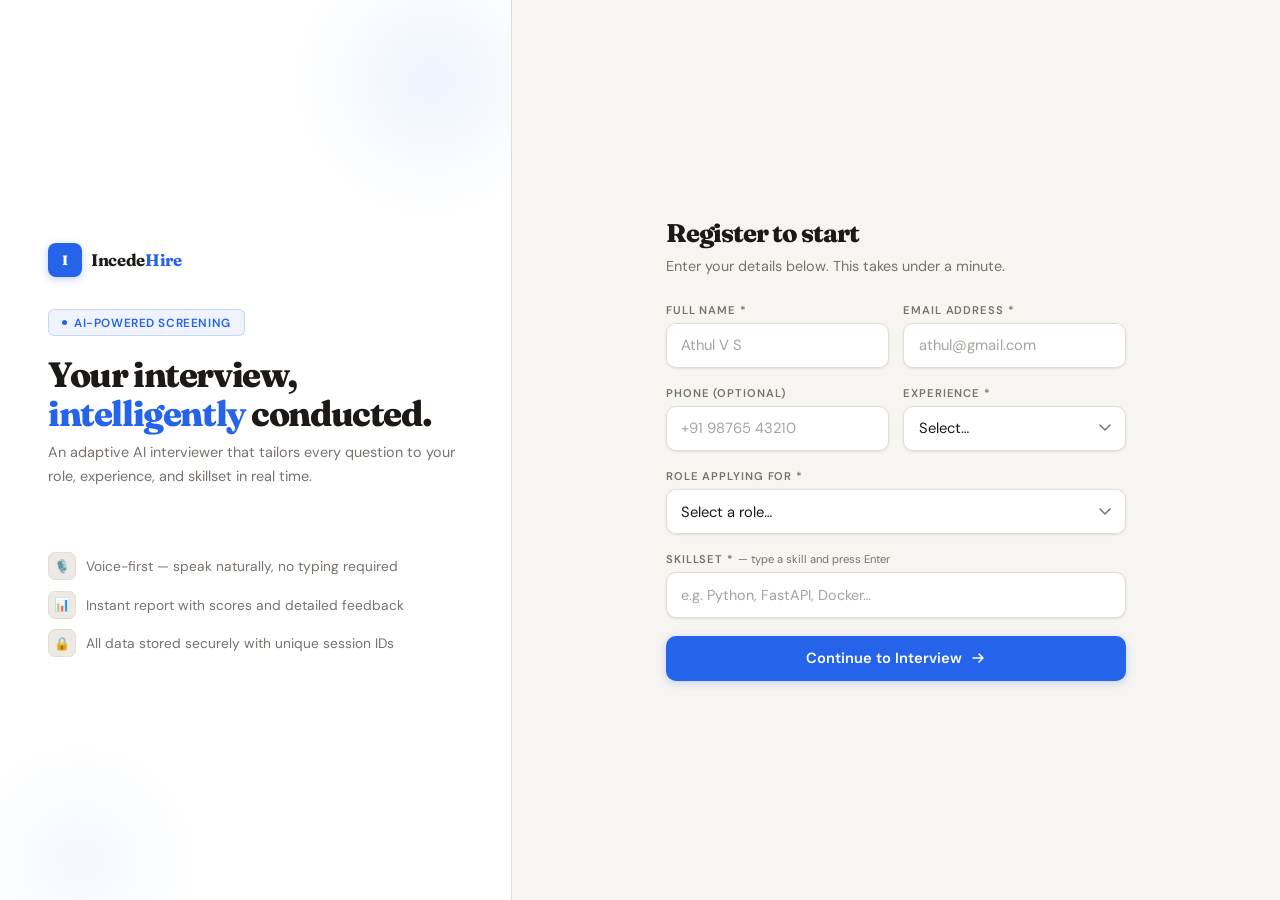
<file: templates/index.html>
<!DOCTYPE html>
<html lang="en">
<head>
  <meta charset="UTF-8"/>
  <meta name="viewport" content="width=device-width, initial-scale=1.0"/>
  <title>IncedeHire — Register</title>
  <link rel="preconnect" href="https://fonts.googleapis.com"/>
  <link href="https://fonts.googleapis.com/css2?family=Syne:wght@400;600;700;800&family=Instrument+Sans:wght@400;500;600&family=JetBrains+Mono:wght@400;500&display=swap" rel="stylesheet"/>
  <link rel="stylesheet" href="/static/css/style.css"/>
</head>
<body>

<div id="pg-register" class="page-root">
  <!-- ── Left hero panel ── -->
  <div class="reg-left">
    <div class="logo-bar">
      <div class="logo-mark">I</div>
      <div class="logo-name">Incede<span>Hire</span></div>
    </div>

    <div class="hero-badge">AI-Powered Screening</div>

    <h1>Your interview,<br><em>intelligently</em> conducted.</h1>
    <p class="sub">An adaptive AI interviewer that tailors every question to your role, experience, and skillset in real time.</p>

    <div class="feature-list">
      <div class="feature-item">
        <div class="feature-icon">🎙️</div>
        <span>Voice-first — speak naturally, no typing required</span>
      </div>
      <div class="feature-item">
        <div class="feature-icon">📊</div>
        <span>Instant report with scores and detailed feedback</span>
      </div>
      <div class="feature-item">
        <div class="feature-icon">🔒</div>
        <span>All data stored securely with unique session IDs</span>
      </div>
    </div>
  </div>

  <!-- ── Right form panel ── -->
  <div class="reg-right">
    <div class="reg-form-wrap">
      <h1 style="font-size:1.6rem">Register to start</h1>
      <p class="sub" style="margin-bottom:1.5rem">Enter your details below. This takes under a minute.</p>

      <div id="reg-error" class="alert alert-err"></div>

      <div class="two-col">
        <div class="field">
          <label>Full Name *</label>
          <input id="f-name" type="text" placeholder="Athul V S" autocomplete="name"/>
        </div>
        <div class="field">
          <label>Email Address *</label>
          <input id="f-email" type="email" placeholder="athul@gmail.com"/>
        </div>
      </div>

      <div class="two-col">
        <div class="field">
          <label>Phone (optional)</label>
          <input id="f-phone" type="tel" placeholder="+91 98765 43210"/>
        </div>
        <div class="field">
          <label>Experience *</label>
          <select id="f-exp">
            <option value="">Select…</option>
            <option value="0">Fresher — 0 yrs</option>
            <option value="1">1 year</option>
            <option value="2">2 years</option>
            <option value="3">3 years</option>
            <option value="4">4 years</option>
            <option value="5">5 years</option>
            <option value="7">6–7 years</option>
            <option value="10">8–10 years</option>
            <option value="12">10+ years</option>
          </select>
        </div>
      </div>

      <div class="field">
        <label>Role Applying For *</label>
        <select id="f-role">
          <option value="">Select a role…</option>
          <option>Python Backend Developer</option>
          <option>Full Stack Developer</option>
          <option>Frontend Developer</option>
          <option>Data Engineer</option>
          <option>ML Engineer</option>
          <option>DevOps Engineer</option>
          <option>Mobile Developer</option>
          <option>Cloud Architect</option>
          <option>Software Engineer</option>
          <option>QA Engineer</option>
        </select>
      </div>

      <div class="field">
        <label>
          Skillset *
          <span style="font-weight:400;text-transform:none;letter-spacing:0;color:var(--muted)">
            — type a skill and press Enter
          </span>
        </label>
        <div class="tag-wrap" id="tag-wrap">
          <input id="skill-inp" type="text" placeholder="e.g. Python, FastAPI, Docker…"/>
        </div>
      </div>

      <button class="btn btn-primary btn-full" id="reg-btn" onclick="handleRegister()">
        Continue to Interview
        <svg width="16" height="16" viewBox="0 0 16 16" fill="none">
          <path d="M3 8h10M9 4l4 4-4 4" stroke="currentColor" stroke-width="1.5" stroke-linecap="round" stroke-linejoin="round"/>
        </svg>
      </button>
    </div>
  </div>
</div>


<!-- ── Ready-check overlay ── -->
<div id="ready-overlay" class="overlay">
  <div class="popup">
    <div class="popup-orb">🎙️</div>
    <h2>Ready to begin?</h2>
    <p>Your AI interviewer will greet you and ask <strong>5–10 technical questions</strong> tailored to your role and experience. Difficulty adjusts dynamically.</p>

    <div class="checklist">
      <div class="check-item"><div class="dot">✓</div>Microphone access enabled in browser</div>
      <div class="check-item"><div class="dot">✓</div>Agent speaks questions aloud via TTS</div>
      <div class="check-item"><div class="dot">✓</div>Your voice is transcribed via Sarvam STT</div>
      <div class="check-item"><div class="dot">✓</div>Every message saved to database live</div>
    </div>

    <div class="popup-btns">
      <button class="btn btn-ghost" style="flex:1" onclick="closePopup()">← Go Back</button>
      <button class="btn btn-primary" style="flex:2" id="start-btn" onclick="handleStart()">
        Start Interview
      </button>
    </div>
  </div>
</div>

<script src="/static/js/app.js"></script>
<script>
  // init tag input on page load
  initTagInput();
</script>
</body>
</html>
</file>
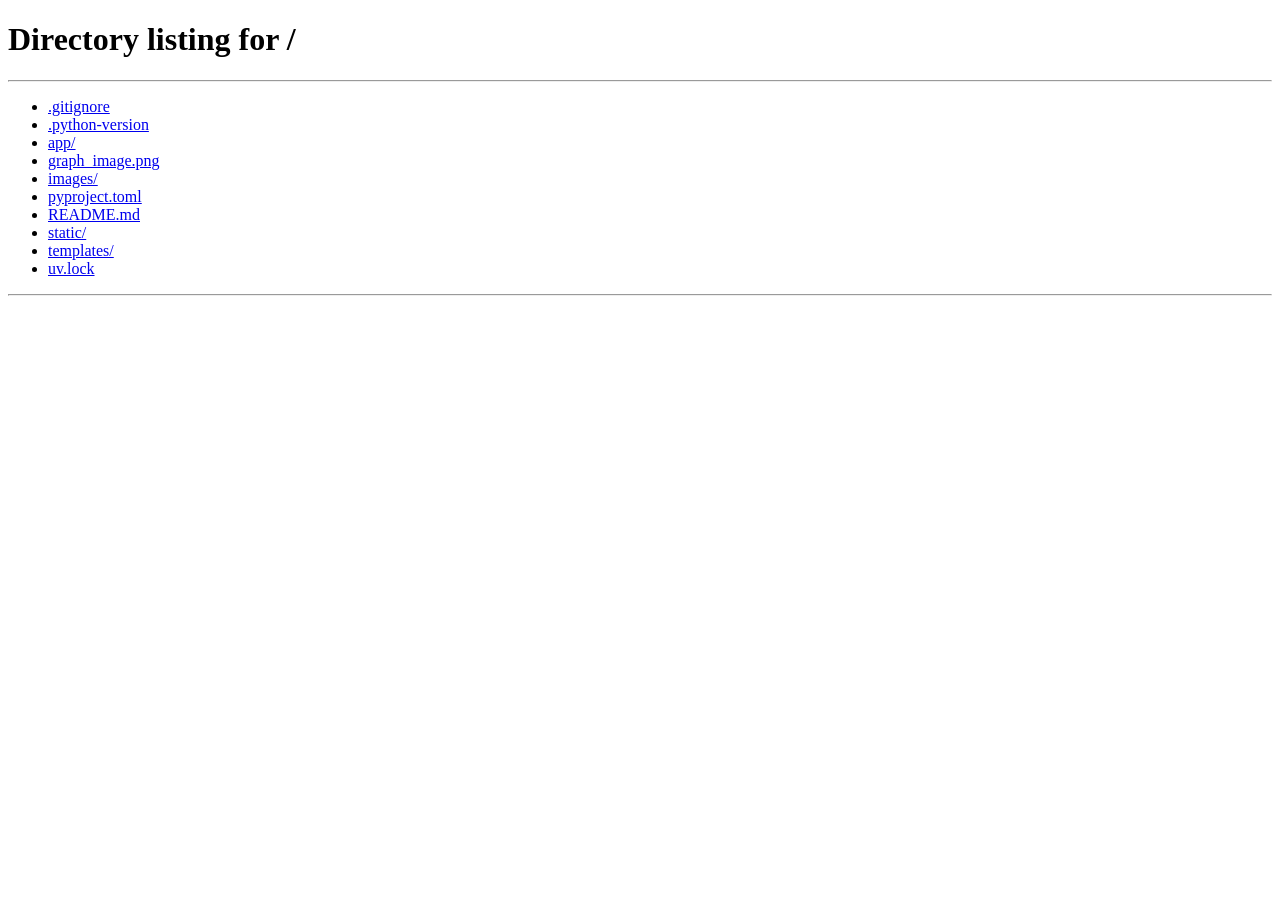
<file: templates/interview.html>
<!DOCTYPE html>
<html lang="en">
<head>
  <meta charset="UTF-8"/>
  <meta name="viewport" content="width=device-width, initial-scale=1.0"/>
  <title>IncedeHire — Interview</title>
  <link rel="preconnect" href="https://fonts.googleapis.com"/>
  <link href="https://fonts.googleapis.com/css2?family=Syne:wght@400;600;700;800&family=Instrument+Sans:wght@400;500;600&family=JetBrains+Mono:wght@400;500&display=swap" rel="stylesheet"/>
  <link rel="stylesheet" href="/static/css/style.css"/>
  <style>
    /* interview page fills viewport as a flex column */
    body { display: flex; flex-direction: column; overflow-y: auto; }
    .page-root { display: flex; flex-direction: column; flex: 1; }
  </style>
</head>
<body>

<div class="page-root">

  <!-- ── Top nav ── -->
  <nav class="iv-nav">
    <div class="iv-nav-left">
      <div class="logo-bar" style="margin:0">
        <div class="logo-mark" style="width:28px;height:28px;font-size:.75rem">I</div>
        <div class="logo-name" style="font-size:.9rem">Incede<span>Hire</span></div>
      </div>
      <div class="live-chip"><div class="live-dot"></div>Live</div>
    </div>

    <div class="q-progress">
      <div class="q-track" id="q-track"></div>
      <span id="q-label" style="font-family:'JetBrains Mono',monospace">Q 0 / 7</span>
    </div>

    <span class="diff-tag diff-medium" id="diff-tag">Medium</span>
  </nav>

  <!-- ── Body grid ── -->
  <div class="iv-body">

    <!-- Left sidebar -->
    <aside class="iv-sidebar">
      <div class="cand-card">
        <div class="cand-avatar" id="iv-av">A</div>
        <div class="cand-name"   id="iv-name">—</div>
        <div class="cand-role"   id="iv-role">—</div>
        <div class="cand-exp"    id="iv-exp">⏱ 0 yrs</div>
      </div>

      <div class="sidebar-section">
        <div class="sidebar-label">Skills</div>
        <div class="skill-chips" id="iv-skills"></div>
      </div>

      <div class="sidebar-section">
        <div class="sidebar-label">Elapsed Time</div>
        <div class="timer-display" id="timer">00:00</div>
      </div>

      <div class="end-btn-wrap">
        <button class="btn btn-ghost btn-full" style="font-size:.82rem" onclick="confirmEnd()">
          End Interview
        </button>
      </div>
    </aside>

    <!-- Chat area -->
    <div class="iv-chat">
      <div class="chat-messages" id="chat-msgs"></div>

      <div class="iv-input">
        <div class="transcript-box" id="transcript">
          Your answer will appear here after you record…
        </div>

        <div class="input-row">
          <div class="mic-wrap">
            <button class="mic-btn" id="mic-btn" onclick="toggleMic()" title="Click to record">
              🎤
            </button>
          </div>
          <button class="submit-btn" id="sub-btn" onclick="submitAnswer()" disabled>
            Submit Answer →
          </button>
        </div>

        <div class="mic-status" id="mic-status"></div>
      </div>
    </div>

  </div><!-- /iv-body -->

</div><!-- /page-root -->

<script src="/static/js/app.js"></script>
<script>
  // boot interview once DOM is ready
  document.addEventListener('DOMContentLoaded', initInterview);
</script>
</body>
</html>
</file>
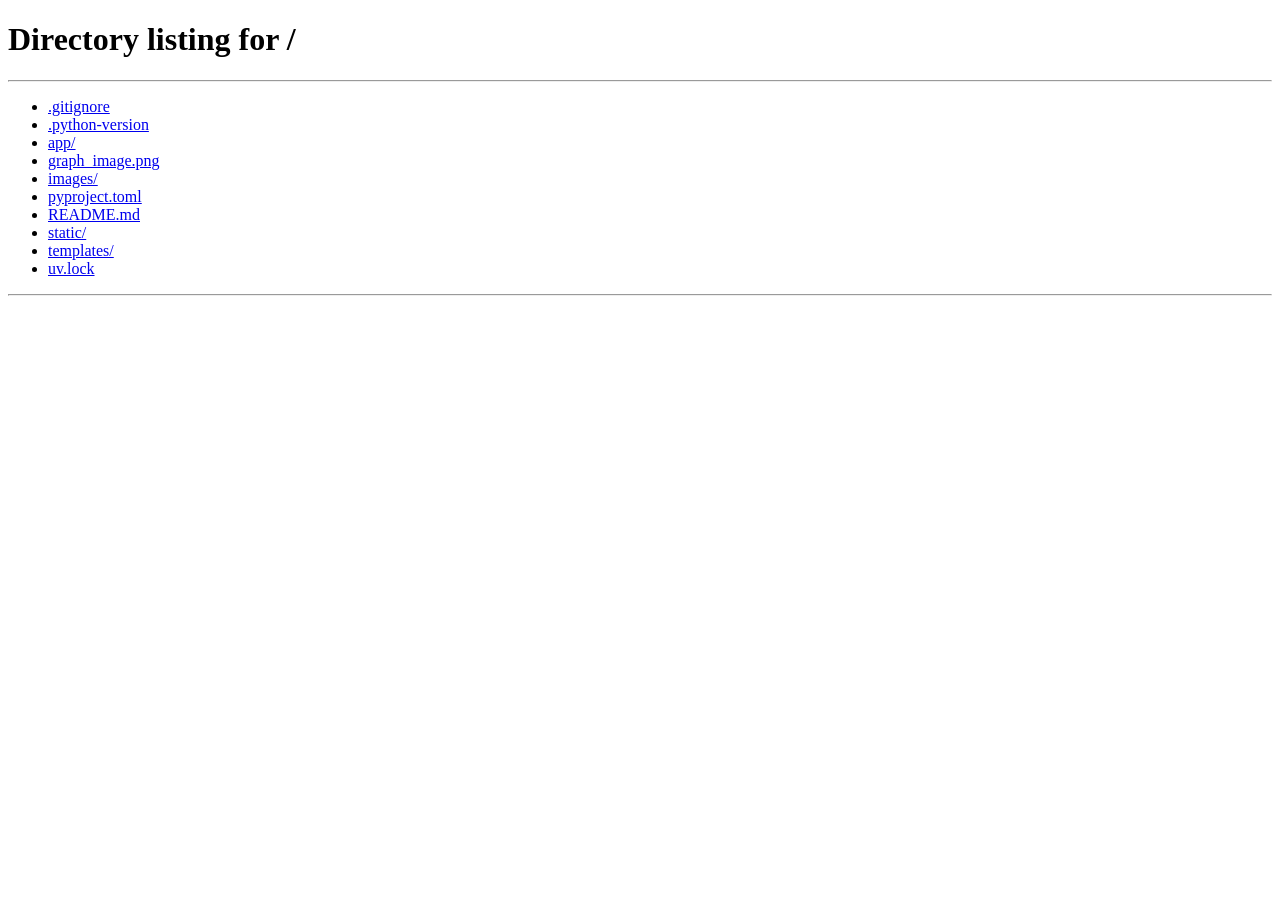
<file: templates/interview_report.html>
<!DOCTYPE html>
<html lang="en">
<head>
  <meta charset="UTF-8"/>
  <meta name="viewport" content="width=device-width, initial-scale=1.0"/>
  <title>IncedeHire — Report</title>
  <link rel="preconnect" href="https://fonts.googleapis.com"/>
  <link href="https://fonts.googleapis.com/css2?family=Syne:wght@400;600;700;800&family=Instrument+Sans:wght@400;500;600&family=JetBrains+Mono:wght@400;500&display=swap" rel="stylesheet"/>
  <link rel="stylesheet" href="/static/css/style.css"/>
</head>
<body>

<div id="pg-report" class="page-root">
  <div class="report-wrap">

    <!-- ── Header ── -->
    <div style="margin-bottom:1.5rem">
      <div class="logo-bar">
        <div class="logo-mark">I</div>
        <div class="logo-name">Incede<span>Hire</span></div>
      </div>
      <h1 style="font-size:1.6rem">Interview Report</h1>
      <p class="sub" style="margin-bottom:0">Here's the complete evaluation for this session.</p>
    </div>

    <!-- ── Candidate + recommendation ── -->
    <div class="report-top">
      <div class="report-cand">
        <h2 id="rpt-name">—</h2>
        <p  id="rpt-meta">—</p>
      </div>
      <span class="rec-pill rec-onhold" id="rpt-rec">—</span>
    </div>

    <!-- ── Score cards ── -->
    <div class="scores-row">
      <div class="score-card">
        <div class="score-num"      id="rpt-overall">—</div>
        <div class="score-lbl">Overall Score</div>
      </div>
      <div class="score-card">
        <div class="score-num tech" id="rpt-tech">—</div>
        <div class="score-lbl">Technical Score</div>
      </div>
      <div class="score-card">
        <div class="score-num comm" id="rpt-comm">—</div>
        <div class="score-lbl">Communication</div>
      </div>
    </div>

    <!-- ── Tabs ── -->
    <div class="tab-bar">
      <button class="tab-item on" onclick="switchTab('feedback', this)">📊 Feedback</button>
      <button class="tab-item"   onclick="switchTab('conversation', this)">💬 Conversation</button>
    </div>

    <!-- Feedback tab -->
    <div id="pane-feedback" class="tab-pane on">
      <div class="fb-grid">
        <div class="fb-card">
          <h4>✅ Strengths</h4>
          <ul class="fb-list strength-list" id="rpt-strengths"></ul>
        </div>
        <div class="fb-card">
          <h4>📈 Areas to Improve</h4>
          <ul class="fb-list improve-list" id="rpt-improve"></ul>
        </div>
      </div>
    </div>

    <!-- Conversation tab -->
    <div id="pane-conversation" class="tab-pane">
      <div class="conv-list" id="conv-list"></div>
    </div>

    <!-- ── Question-wise scores (always visible) ── -->
    <div class="fb-card" style="margin-top:1.25rem">
      <h4>📝 Question-wise Scores</h4>
      <div id="question-scores"></div>
    </div>

    <!-- ── Actions ── -->
    <div class="report-actions">
      <button class="btn btn-ghost" onclick="newInterview()">← New Interview</button>
    </div>

  </div><!-- /report-wrap -->
</div><!-- /pg-report -->

<script src="/static/js/app.js"></script>
<script>
  document.addEventListener('DOMContentLoaded', initReport);
</script>
</body>
</html>
</file>
<file: static/css/style.css>
@import url('https://fonts.googleapis.com/css2?family=DM+Sans:wght@300;400;500;600;700&family=DM+Mono:wght@400;500&family=Fraunces:wght@700;800&display=swap');

/* ── Tokens ── */
:root {
  --bg:       #F7F5F2;
  --bg2:      #EDEAE5;
  --surface:  #FFFFFF;
  --surface2: #F2EFE9;
  --border:   #E2DDD6;
  --border2:  #CCC8C0;

  --ink:      #1C1917;
  --ink2:     #44403C;
  --muted:    #78716C;
  --muted2:   #A8A29E;

  --accent:   #2563EB;
  --accent2:  #1D4ED8;
  --accent-bg: rgba(37,99,235,.08);
  --accent-border: rgba(37,99,235,.2);

  --green:    #16A34A;
  --green-bg: rgba(22,163,74,.08);
  --red:      #DC2626;
  --red-bg:   rgba(220,38,38,.08);
  --amber:    #D97706;
  --amber-bg: rgba(217,119,6,.08);

  --r:        10px;
  --r2:       16px;

  --shadow-sm: 0 1px 3px rgba(0,0,0,.06), 0 1px 2px rgba(0,0,0,.04);
  --shadow:    0 4px 12px rgba(0,0,0,.07), 0 1px 3px rgba(0,0,0,.05);
  --shadow-lg: 0 12px 32px rgba(0,0,0,.1), 0 4px 8px rgba(0,0,0,.06);
}

*, *::before, *::after { box-sizing: border-box; margin: 0; padding: 0; }
html { scroll-behavior: smooth; }

body {
  font-family: 'DM Sans', sans-serif;
  background: var(--bg);
  color: var(--ink);
  min-height: 100vh;
  overflow-x: hidden;
  -webkit-font-smoothing: antialiased;
}

/* ── Page entry ── */
.page-root {
  position: relative;
  min-height: 100vh;
  animation: fadeUp .35s ease both;
}

@keyframes fadeUp {
  from { opacity: 0; transform: translateY(16px); }
  to   { opacity: 1; transform: translateY(0); }
}



/* Logo */
.logo-bar {
  display: flex; align-items: center; gap: 9px;
  margin-bottom: 2rem;
}
.logo-mark {
  width: 34px; height: 34px; border-radius: 8px;
  background: var(--accent);
  display: grid; place-items: center;
  font-family: 'Fraunces', serif; font-weight: 800;
  font-size: .85rem; color: #fff;
  box-shadow: 0 2px 8px rgba(37,99,235,.3);
}
.logo-name {
  font-family: 'Fraunces', serif; font-weight: 700;
  font-size: 1.05rem; color: var(--ink); letter-spacing: -.02em;
}
.logo-name span { color: var(--accent); }

/* Headings */
h1 {
  font-family: 'Fraunces', serif; font-weight: 800;
  font-size: clamp(1.7rem, 3.5vw, 2.2rem);
  letter-spacing: -.04em; line-height: 1.1;
  margin-bottom: .45rem; color: var(--ink);
}
h1 em { color: var(--accent); font-style: normal; }

.sub {
  color: var(--muted); font-size: .9rem; line-height: 1.65;
  margin-bottom: 1.75rem;
}

/* Form elements */
.field { margin-bottom: 1.1rem; }

label {
  display: block;
  font-size: .7rem; font-weight: 600; letter-spacing: .08em;
  text-transform: uppercase; color: var(--muted);
  margin-bottom: .4rem;
}

input, select {
  width: 100%; padding: .72rem .9rem;
  background: var(--surface);
  border: 1px solid var(--border);
  border-radius: var(--r);
  color: var(--ink);
  font-family: 'DM Sans', sans-serif; font-size: .92rem;
  transition: border-color .18s, box-shadow .18s;
  outline: none; appearance: none;
  box-shadow: var(--shadow-sm);
}
input::placeholder { color: var(--muted2); }
input:focus, select:focus {
  border-color: var(--accent);
  box-shadow: 0 0 0 3px rgba(37,99,235,.1);
}
select {
  background-image: url("data:image/svg+xml,%3Csvg xmlns='http://www.w3.org/2000/svg' width='12' height='8' viewBox='0 0 12 8'%3E%3Cpath d='M1 1l5 5 5-5' stroke='%2378716C' stroke-width='1.5' fill='none' stroke-linecap='round'/%3E%3C/svg%3E");
  background-repeat: no-repeat; background-position: right .9rem center;
  padding-right: 2.5rem; cursor: pointer;
}
select option { background: #fff; color: var(--ink); }

/* Tag input */
.tag-wrap {
  display: flex; flex-wrap: wrap; gap: .35rem; align-items: center;
  padding: .5rem .7rem;
  background: var(--surface); border: 1px solid var(--border);
  border-radius: var(--r); cursor: text;
  transition: border-color .18s, box-shadow .18s;
  min-height: 46px; box-shadow: var(--shadow-sm);
}
.tag-wrap.focused {
  border-color: var(--accent);
  box-shadow: 0 0 0 3px rgba(37,99,235,.1);
}
.tag-wrap input {
  border: none; background: transparent; padding: .15rem .2rem;
  flex: 1; min-width: 100px; font-size: .9rem; outline: none;
  box-shadow: none !important; color: var(--ink);
}
.chip {
  display: flex; align-items: center; gap: .28rem;
  padding: .18rem .55rem; border-radius: 6px;
  background: var(--accent-bg); border: 1px solid var(--accent-border);
  color: var(--accent); font-size: .78rem; font-weight: 500;
}
.chip button {
  background: none; border: none; color: var(--accent);
  cursor: pointer; font-size: .85rem; line-height: 1;
  padding: 0; opacity: .6; transition: opacity .15s;
}
.chip button:hover { opacity: 1; }

/* Buttons */
.btn {
  display: inline-flex; align-items: center; justify-content: center; gap: .45rem;
  padding: .78rem 1.4rem; border-radius: var(--r);
  font-family: 'DM Sans', sans-serif; font-size: .92rem; font-weight: 600;
  cursor: pointer; border: none; transition: all .18s; white-space: nowrap;
}
.btn-primary {
  background: var(--accent); color: #fff;
  box-shadow: 0 2px 8px rgba(37,99,235,.25);
}
.btn-primary:hover:not(:disabled) {
  background: var(--accent2);
  box-shadow: 0 4px 16px rgba(37,99,235,.35);
  transform: translateY(-1px);
}
.btn-primary:disabled { opacity: .35; cursor: not-allowed; }
.btn-ghost {
  background: var(--surface); color: var(--muted);
  border: 1px solid var(--border);
  box-shadow: var(--shadow-sm);
}
.btn-ghost:hover { color: var(--ink); background: var(--surface2); }
.btn-full { width: 100%; }

/* Alerts */
.alert {
  padding: .7rem .9rem; border-radius: var(--r);
  font-size: .855rem; line-height: 1.5;
  margin-bottom: 1rem; display: none;
}
.alert.show { display: block; }
.alert-err { background: var(--red-bg); border: 1px solid rgba(220,38,38,.2); color: var(--red); }
.alert-ok  { background: var(--green-bg); border: 1px solid rgba(22,163,74,.2); color: var(--green); }

/* Spinner */
.spin {
  display: inline-block; width: 15px; height: 15px;
  border: 2px solid rgba(0,0,0,.12); border-top-color: currentColor;
  border-radius: 50%; animation: spinning .6s linear infinite;
}
@keyframes spinning { to { transform: rotate(360deg); } }

/* Blinking dot */
@keyframes blink { 0%,100%{opacity:1} 50%{opacity:.3} }


#pg-register {
  display: flex; flex-direction: row; align-items: stretch;
}

.reg-left {
  width: 40%; min-height: 100vh;
  background: var(--surface);
  border-right: 1px solid var(--border);
  padding: 3rem;
  display: flex; flex-direction: column; justify-content: center;
  position: relative; overflow: hidden;
}

/* Subtle geometric accent */
.reg-left::before {
  content: '';
  position: absolute; top: -60px; right: -60px;
  width: 280px; height: 280px; border-radius: 50%;
  background: radial-gradient(circle, var(--accent-bg) 0%, transparent 70%);
  pointer-events: none;
}
.reg-left::after {
  content: '';
  position: absolute; bottom: -80px; left: -40px;
  width: 240px; height: 240px; border-radius: 50%;
  background: radial-gradient(circle, rgba(37,99,235,.05) 0%, transparent 70%);
  pointer-events: none;
}

.hero-badge {
  display: inline-flex; align-items: center; gap: .45rem;
  padding: .3rem .8rem; border-radius: 6px;
  background: var(--accent-bg); border: 1px solid var(--accent-border);
  color: var(--accent); font-size: .74rem; font-weight: 600;
  letter-spacing: .05em; text-transform: uppercase;
  margin-bottom: 1.25rem; width: fit-content;
}
.hero-badge::before {
  content: ''; width: 5px; height: 5px; border-radius: 50%;
  background: var(--accent); animation: blink 2s ease infinite;
}

.feature-list {
  margin-top: 2.25rem; display: flex; flex-direction: column; gap: .65rem;
}
.feature-item {
  display: flex; align-items: center; gap: .65rem;
  font-size: .86rem; color: var(--muted);
}
.feature-icon {
  width: 28px; height: 28px; border-radius: 7px;
  background: var(--bg2); border: 1px solid var(--border);
  display: grid; place-items: center; font-size: .8rem; flex-shrink: 0;
}

.reg-right {
  flex: 1; padding: 3rem;
  display: flex; align-items: center; justify-content: center;
  overflow-y: auto; background: var(--bg);
}
.reg-form-wrap { width: 100%; max-width: 460px; }
.two-col { display: grid; grid-template-columns: 1fr 1fr; gap: .9rem; }

/* Popup / overlay */
.overlay {
  position: fixed; inset: 0; z-index: 200;
  background: rgba(28,25,23,.4);
  backdrop-filter: blur(6px);
  display: none; align-items: center; justify-content: center;
}
.overlay.show { display: flex; }

.popup {
  background: var(--surface); border: 1px solid var(--border);
  border-radius: var(--r2); padding: 2.25rem;
  max-width: 420px; width: 90%; text-align: center;
  box-shadow: var(--shadow-lg);
  animation: popIn .3s cubic-bezier(.34,1.4,.64,1) both;
}
@keyframes popIn {
  from { opacity: 0; transform: scale(.9) translateY(16px); }
  to   { opacity: 1; transform: scale(1) translateY(0); }
}

.popup-orb {
  width: 72px; height: 72px; border-radius: 50%;
  background: var(--accent-bg); border: 1px solid var(--accent-border);
  margin: 0 auto 1.25rem;
  display: grid; place-items: center; font-size: 1.75rem;
}

.popup h2 {
  font-family: 'Fraunces', serif; font-weight: 700;
  font-size: 1.3rem; letter-spacing: -.02em; margin-bottom: .5rem;
}
.popup p { color: var(--muted); font-size: .88rem; line-height: 1.6; margin-bottom: 1.75rem; }

.checklist {
  text-align: left; background: var(--bg);
  border: 1px solid var(--border); border-radius: var(--r);
  padding: .9rem; margin-bottom: 1.75rem;
  display: flex; flex-direction: column; gap: .5rem;
}
.check-item {
  display: flex; align-items: center; gap: .55rem;
  font-size: .84rem; color: var(--muted);
}
.check-item .dot {
  width: 16px; height: 16px; border-radius: 50%;
  background: var(--green-bg); border: 1px solid rgba(22,163,74,.25);
  display: grid; place-items: center; flex-shrink: 0;
  font-size: .6rem; color: var(--green);
}
.popup-btns { display: flex; gap: .65rem; }



.iv-nav {
  display: flex; align-items: center; justify-content: space-between;
  padding: .875rem 1.5rem;
  border-bottom: 1px solid var(--border);
  background: var(--surface);
  position: sticky; top: 0; z-index: 50;
  box-shadow: var(--shadow-sm);
}
.iv-nav-left { display: flex; align-items: center; gap: 1.25rem; }

.live-chip {
  display: flex; align-items: center; gap: .35rem;
  padding: .22rem .65rem; border-radius: 6px;
  background: var(--red-bg); border: 1px solid rgba(220,38,38,.2);
  font-size: .7rem; font-weight: 600; letter-spacing: .07em;
  text-transform: uppercase; color: var(--red);
}
.live-dot {
  width: 5px; height: 5px; border-radius: 50%;
  background: var(--red); animation: blink 1.5s ease infinite;
}

.q-progress { display: flex; align-items: center; gap: .65rem; font-size: .8rem; color: var(--muted); }
.q-track { display: flex; gap: 3px; }
.q-dot {
  width: 20px; height: 3px; border-radius: 2px;
  background: var(--bg2); transition: background .35s;
}
.q-dot.done   { background: var(--accent); }
.q-dot.active { background: rgba(37,99,235,.35); animation: qPulse 1s ease infinite; }
@keyframes qPulse { 0%,100%{opacity:1}50%{opacity:.45} }

.diff-tag {
  padding: .22rem .65rem; border-radius: 6px;
  font-size: .7rem; font-weight: 700;
  letter-spacing: .05em; text-transform: uppercase;
}
.diff-easy   { background: var(--green-bg); color: var(--green); border: 1px solid rgba(22,163,74,.2); }
.diff-medium { background: var(--amber-bg); color: var(--amber); border: 1px solid rgba(217,119,6,.2); }
.diff-hard   { background: var(--red-bg);   color: var(--red);   border: 1px solid rgba(220,38,38,.2); }

/* layout */
.iv-body {
  flex: 1; display: grid;
  grid-template-columns: 248px 1fr;
  height: calc(100vh - 57px);
  min-height: 0;
}

/* sidebar */
.iv-sidebar {
  border-right: 1px solid var(--border);
  background: var(--surface);
  padding: 1.1rem;
  display: flex; flex-direction: column; gap: .9rem;
  overflow-y: auto;
}

.cand-card {
  background: var(--bg); border: 1px solid var(--border);
  border-radius: var(--r); padding: 1.1rem; text-align: center;
}
.cand-avatar {
  width: 48px; height: 48px; border-radius: 50%;
  background: var(--accent);
  margin: 0 auto .65rem;
  display: grid; place-items: center;
  font-family: 'Fraunces', serif; font-weight: 800;
  font-size: 1.15rem; color: #fff;
  box-shadow: 0 2px 8px rgba(37,99,235,.2);
}
.cand-name { font-weight: 600; font-size: .92rem; color: var(--ink); }
.cand-role { color: var(--muted); font-size: .76rem; margin-top: .18rem; }
.cand-exp  {
  display: inline-flex; align-items: center; gap: .3rem;
  margin-top: .5rem; padding: .18rem .55rem; border-radius: 6px;
  background: var(--bg2); font-size: .73rem; color: var(--muted);
}

.sidebar-section { display: flex; flex-direction: column; gap: .4rem; }
.sidebar-label {
  font-size: .67rem; font-weight: 600; letter-spacing: .09em;
  text-transform: uppercase; color: var(--muted2);
}

.skill-chips { display: flex; flex-wrap: wrap; gap: .28rem; }
.skill-chip {
  padding: .15rem .5rem; border-radius: 5px;
  background: var(--bg2); border: 1px solid var(--border);
  font-size: .71rem; color: var(--muted);
}

.timer-display {
  font-family: 'DM Mono', monospace; font-size: 1.5rem;
  font-weight: 500; color: var(--accent); text-align: center;
  padding: .65rem; background: var(--bg);
  border: 1px solid var(--border); border-radius: var(--r);
}

.end-btn-wrap { margin-top: auto; }

/* chat */
.iv-chat {
  display: flex; flex-direction: column;
  background: var(--bg); min-height: 0;
}

.chat-messages {
  flex: 1; overflow-y: auto;
  padding: 1.4rem;
  display: flex; flex-direction: column; gap: 1.1rem;
  scroll-behavior: smooth;
}
.chat-messages::-webkit-scrollbar { width: 3px; }
.chat-messages::-webkit-scrollbar-thumb { background: var(--bg2); border-radius: 2px; }

.msg-row { display: flex; gap: .65rem; max-width: 76%; animation: msgIn .25s ease; }
@keyframes msgIn { from{opacity:0;transform:translateY(8px)} to{opacity:1;transform:translateY(0)} }
.msg-row.agent     { align-self: flex-start; }
.msg-row.candidate { align-self: flex-end; flex-direction: row-reverse; }

.msg-av {
  width: 32px; height: 32px; border-radius: 50%; flex-shrink: 0;
  display: grid; place-items: center; font-size: .8rem;
}
.msg-row.agent .msg-av {
  background: var(--accent); color: #fff;
  font-weight: 800; font-size: .68rem; font-family: 'Fraunces', serif;
}
.msg-row.candidate .msg-av {
  background: var(--bg2); border: 1px solid var(--border);
  font-weight: 700; color: var(--muted);
}

.msg-body { display: flex; flex-direction: column; gap: .25rem; }
.msg-row.candidate .msg-body { align-items: flex-end; }

.msg-bubble {
  padding: .75rem 1rem; border-radius: 12px;
  font-size: .88rem; line-height: 1.65;
}
.msg-row.agent .msg-bubble {
  background: var(--surface); border: 1px solid var(--border);
  border-top-left-radius: 3px; box-shadow: var(--shadow-sm);
  color: var(--ink);
}
.msg-row.candidate .msg-bubble {
  background: var(--accent); color: #fff;
  border-top-right-radius: 3px;
  box-shadow: 0 2px 8px rgba(37,99,235,.2);
}
.msg-meta { font-size: .68rem; color: var(--muted2); }

/* Typing indicator */
.typing-bubble {
  padding: .7rem .9rem;
  background: var(--surface); border: 1px solid var(--border);
  border-radius: 12px; border-top-left-radius: 3px;
  display: flex; align-items: center; gap: 4px;
  box-shadow: var(--shadow-sm);
}
.t-dot {
  width: 6px; height: 6px; border-radius: 50%;
  background: var(--muted2); animation: tdot .9s ease infinite;
}
.t-dot:nth-child(2){animation-delay:.15s}
.t-dot:nth-child(3){animation-delay:.3s}
@keyframes tdot{0%,60%,100%{transform:translateY(0)}30%{transform:translateY(-5px)}}

/* input zone */
.iv-input {
  border-top: 1px solid var(--border);
  padding: .9rem 1.1rem;
  background: var(--surface);
}
.transcript-box {
  background: var(--bg); border: 1px solid var(--border);
  border-radius: var(--r); padding: .75rem .9rem;
  font-size: .88rem; line-height: 1.6;
  min-height: 52px; color: var(--muted2);
  font-style: italic; margin-bottom: .65rem;
  transition: border-color .18s;
}
.transcript-box.filled {
  color: var(--ink); font-style: normal;
  border-color: rgba(37,99,235,.3);
}

.input-row { display: flex; gap: .65rem; align-items: center; }

.mic-wrap { position: relative; flex-shrink: 0; }
.mic-btn {
  width: 48px; height: 48px; border-radius: 50%;
  background: var(--bg2); border: 1px solid var(--border);
  color: var(--muted); font-size: 1.1rem;
  cursor: pointer; display: grid; place-items: center;
  transition: all .18s; box-shadow: var(--shadow-sm);
}
.mic-btn:hover:not(:disabled) { border-color: var(--accent); color: var(--accent); background: var(--accent-bg); }
.mic-btn.recording {
  background: var(--red-bg); border-color: var(--red); color: var(--red);
}
.mic-btn.recording::after {
  content: '';
  position: absolute; inset: -5px; border-radius: 50%;
  border: 1.5px solid rgba(220,38,38,.25);
  animation: recPulse 1.4s ease infinite;
}
@keyframes recPulse{0%{transform:scale(1);opacity:1}100%{transform:scale(1.45);opacity:0}}
.mic-btn:disabled { opacity: .3; cursor: not-allowed; }
.disabled { opacity: .4; cursor: not-allowed; }

.submit-btn {
  flex: 1; padding: .8rem;
  background: var(--accent); color: #fff;
  border: none; border-radius: var(--r);
  font-family: 'DM Sans', sans-serif;
  font-size: .9rem; font-weight: 600;
  cursor: pointer; transition: all .18s;
  box-shadow: 0 2px 8px rgba(37,99,235,.2);
}
.submit-btn:hover:not(:disabled) { background: var(--accent2); }
.submit-btn:disabled { opacity: .3; cursor: not-allowed; }

.mic-status { font-size: .7rem; text-align: center; margin-top: .35rem; height: 13px; color: var(--muted2); }
.mic-status.recording  { color: var(--red); }
.mic-status.processing { color: var(--accent); }


#pg-report {
  display: flex; flex-direction: column;
  align-items: center; padding: 2rem; overflow-y: auto;
}

.report-wrap { width: 100%; max-width: 860px; }

.report-top {
  display: flex; align-items: flex-start; justify-content: space-between;
  background: var(--surface); border: 1px solid var(--border);
  border-radius: var(--r2); padding: 1.75rem; margin-bottom: 1rem;
  box-shadow: var(--shadow-sm);
}
.report-cand h2 {
  font-family: 'Fraunces', serif; font-size: 1.4rem;
  font-weight: 700; letter-spacing: -.025em; color: var(--ink);
}
.report-cand p { color: var(--muted); font-size: .86rem; margin-top: .25rem; }

.rec-pill {
  padding: .4rem 1.1rem; border-radius: 8px;
  font-weight: 700; font-size: .82rem; letter-spacing: .03em;
  white-space: nowrap;
}
.rec-selected { background: var(--green-bg); color: var(--green); border: 1px solid rgba(22,163,74,.2); }
.rec-onhold   { background: var(--amber-bg); color: var(--amber); border: 1px solid rgba(217,119,6,.2); }
.rec-rejected { background: var(--red-bg);   color: var(--red);   border: 1px solid rgba(220,38,38,.2); }

.scores-row {
  display: grid; grid-template-columns: repeat(3, 1fr); gap: .9rem;
  margin-bottom: 1rem;
}
.score-card {
  background: var(--surface); border: 1px solid var(--border);
  border-radius: var(--r2); padding: 1.4rem; text-align: center;
  box-shadow: var(--shadow-sm);
}
.score-num {
  font-family: 'Fraunces', serif; font-size: 2.75rem;
  font-weight: 800; line-height: 1; color: var(--accent);
}
.score-num.tech { color: var(--green); }
.score-num.comm { color: var(--amber); }
.score-lbl {
  font-size: .7rem; font-weight: 600; letter-spacing: .09em;
  text-transform: uppercase; color: var(--muted2); margin-top: .35rem;
}

/* tabs */
.tab-bar {
  display: flex; gap: 3px; padding: 4px;
  background: var(--surface); border: 1px solid var(--border);
  border-radius: 12px; margin-bottom: 1rem;
  box-shadow: var(--shadow-sm);
}
.tab-item {
  flex: 1; padding: .6rem; border: none; background: transparent;
  border-radius: 9px; color: var(--muted);
  font-family: 'DM Sans', sans-serif; font-size: .86rem; font-weight: 500;
  cursor: pointer; transition: all .18s;
}
.tab-item.on { background: var(--bg2); color: var(--ink); font-weight: 600; }

.tab-pane { display: none; }
.tab-pane.on { display: block; }

.fb-grid { display: grid; grid-template-columns: 1fr 1fr; gap: .9rem; }
.fb-card {
  background: var(--surface); border: 1px solid var(--border);
  border-radius: var(--r2); padding: 1.4rem;
  box-shadow: var(--shadow-sm);
}
.fb-card h4 {
  font-family: 'Fraunces', serif; font-size: .9rem; font-weight: 700;
  letter-spacing: -.01em; margin-bottom: .9rem; color: var(--ink);
  display: flex; align-items: center; gap: .45rem;
}
.fb-list { list-style: none; display: flex; flex-direction: column; gap: .55rem; }
.fb-list li {
  display: flex; align-items: flex-start; gap: .55rem;
  font-size: .85rem; color: var(--muted); line-height: 1.55;
}
.fb-list li::before { content: '—'; flex-shrink: 0; }
.strength-list li::before { color: var(--green); }
.improve-list  li::before { color: var(--amber); }

/* conversation */
.conv-list { display: flex; flex-direction: column; gap: .65rem; }
.conv-item {
  background: var(--surface); border: 1px solid var(--border);
  border-radius: var(--r); padding: .9rem 1.1rem;
  box-shadow: var(--shadow-sm);
}
.conv-speaker {
  font-size: .69rem; font-weight: 700; letter-spacing: .09em;
  text-transform: uppercase; margin-bottom: .35rem;
}
.conv-item.agent .conv-speaker     { color: var(--accent); }
.conv-item.candidate .conv-speaker { color: var(--green); }
.conv-text { font-size: .86rem; line-height: 1.65; color: var(--ink2); }
.conv-time { font-size: .68rem; color: var(--muted2); margin-top: .3rem; font-family: 'DM Mono', monospace; }

/* question scores */
.q-score-item {
  display: flex; justify-content: space-between; gap: 1rem;
  padding: .8rem 0; border-bottom: 1px solid var(--border);
}
.q-score-item:last-child { border-bottom: none; }
.q-score-question { flex: 1; font-size: .84rem; line-height: 1.5; color: var(--ink2); }
.q-score-mark {
  min-width: 56px; text-align: right;
  font-family: 'DM Mono', monospace; font-weight: 500; color: var(--accent);
}

.report-actions { display: flex; gap: .9rem; margin-top: 1.4rem; }


@media (max-width: 900px) {
  #pg-register { flex-direction: column; }
  .reg-left { width: 100%; min-height: auto; padding: 2rem; }
  .reg-left::before, .reg-left::after { display: none; }
  .feature-list { flex-direction: row; flex-wrap: wrap; }
  .iv-body { grid-template-columns: 1fr; }
  .iv-sidebar { display: none; }
  .two-col { grid-template-columns: 1fr; }
  .scores-row { grid-template-columns: 1fr; }
  .fb-grid { grid-template-columns: 1fr; }
}
</file>
